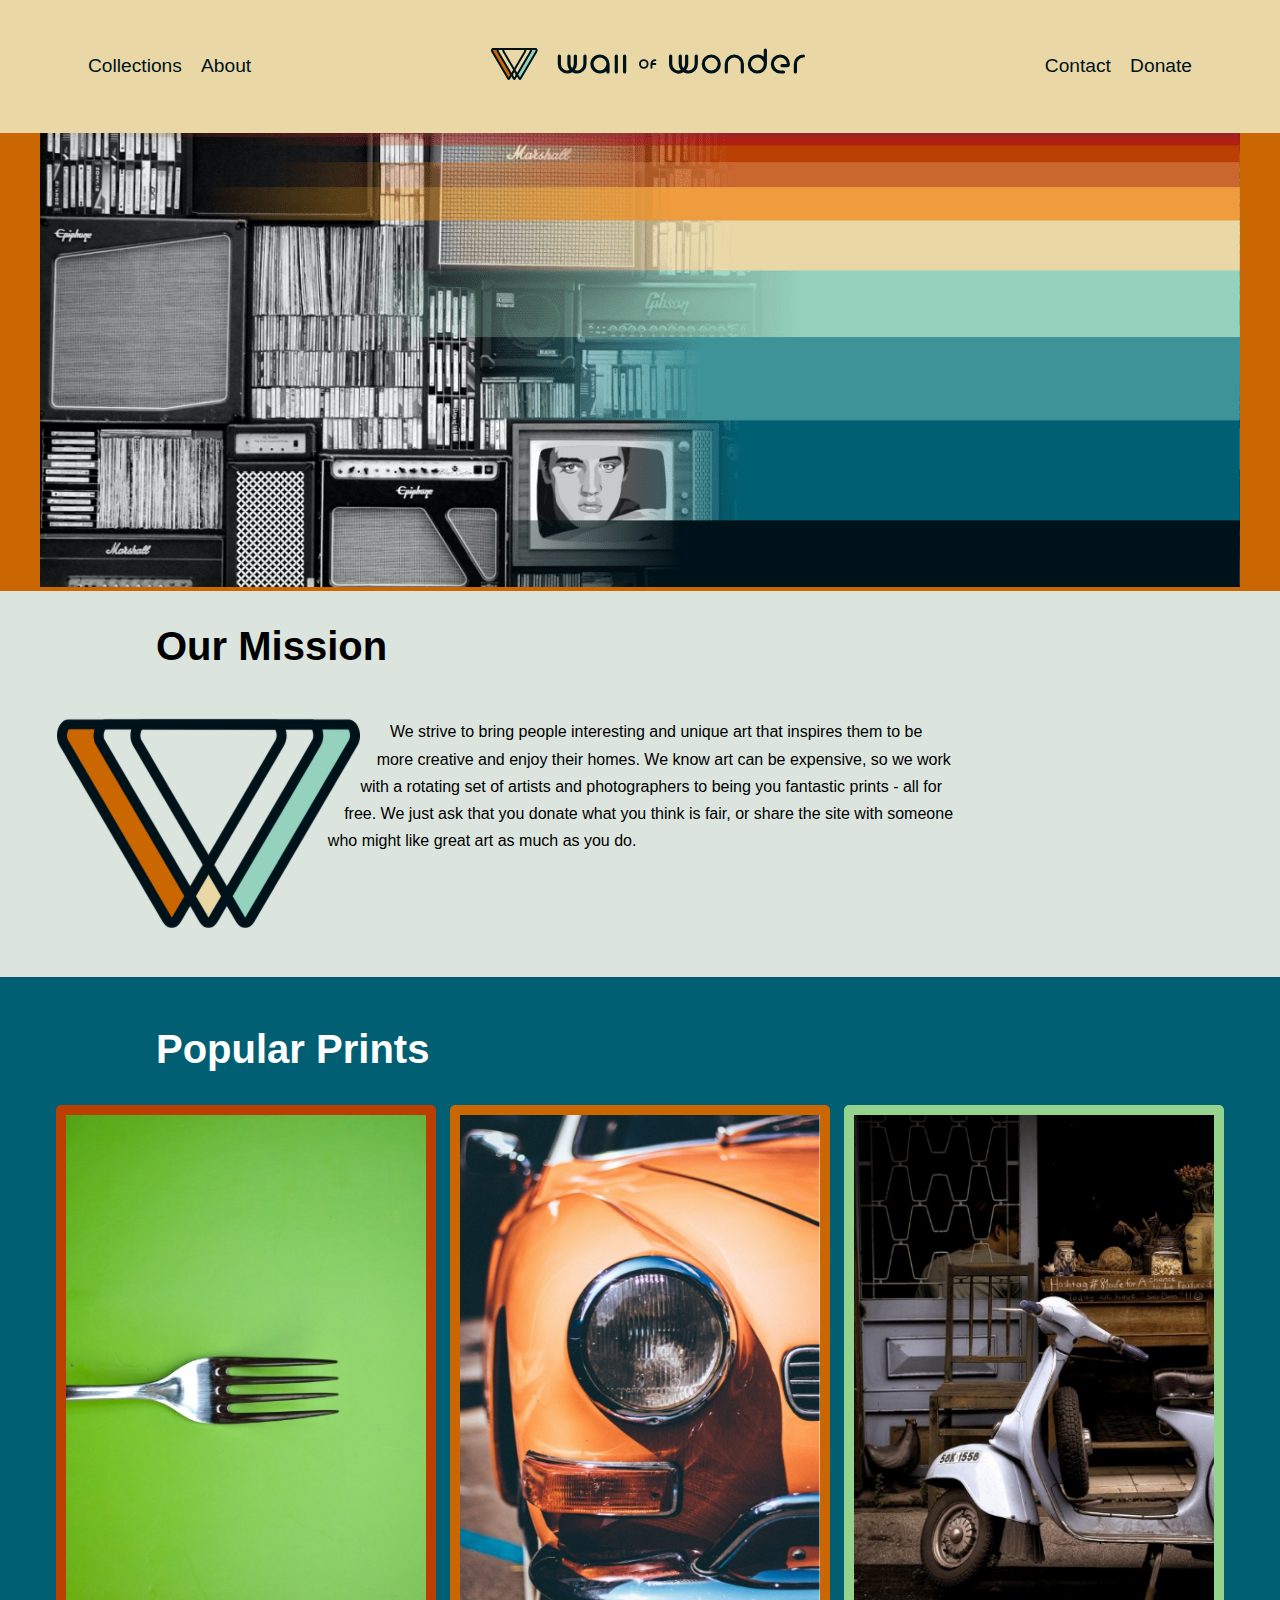
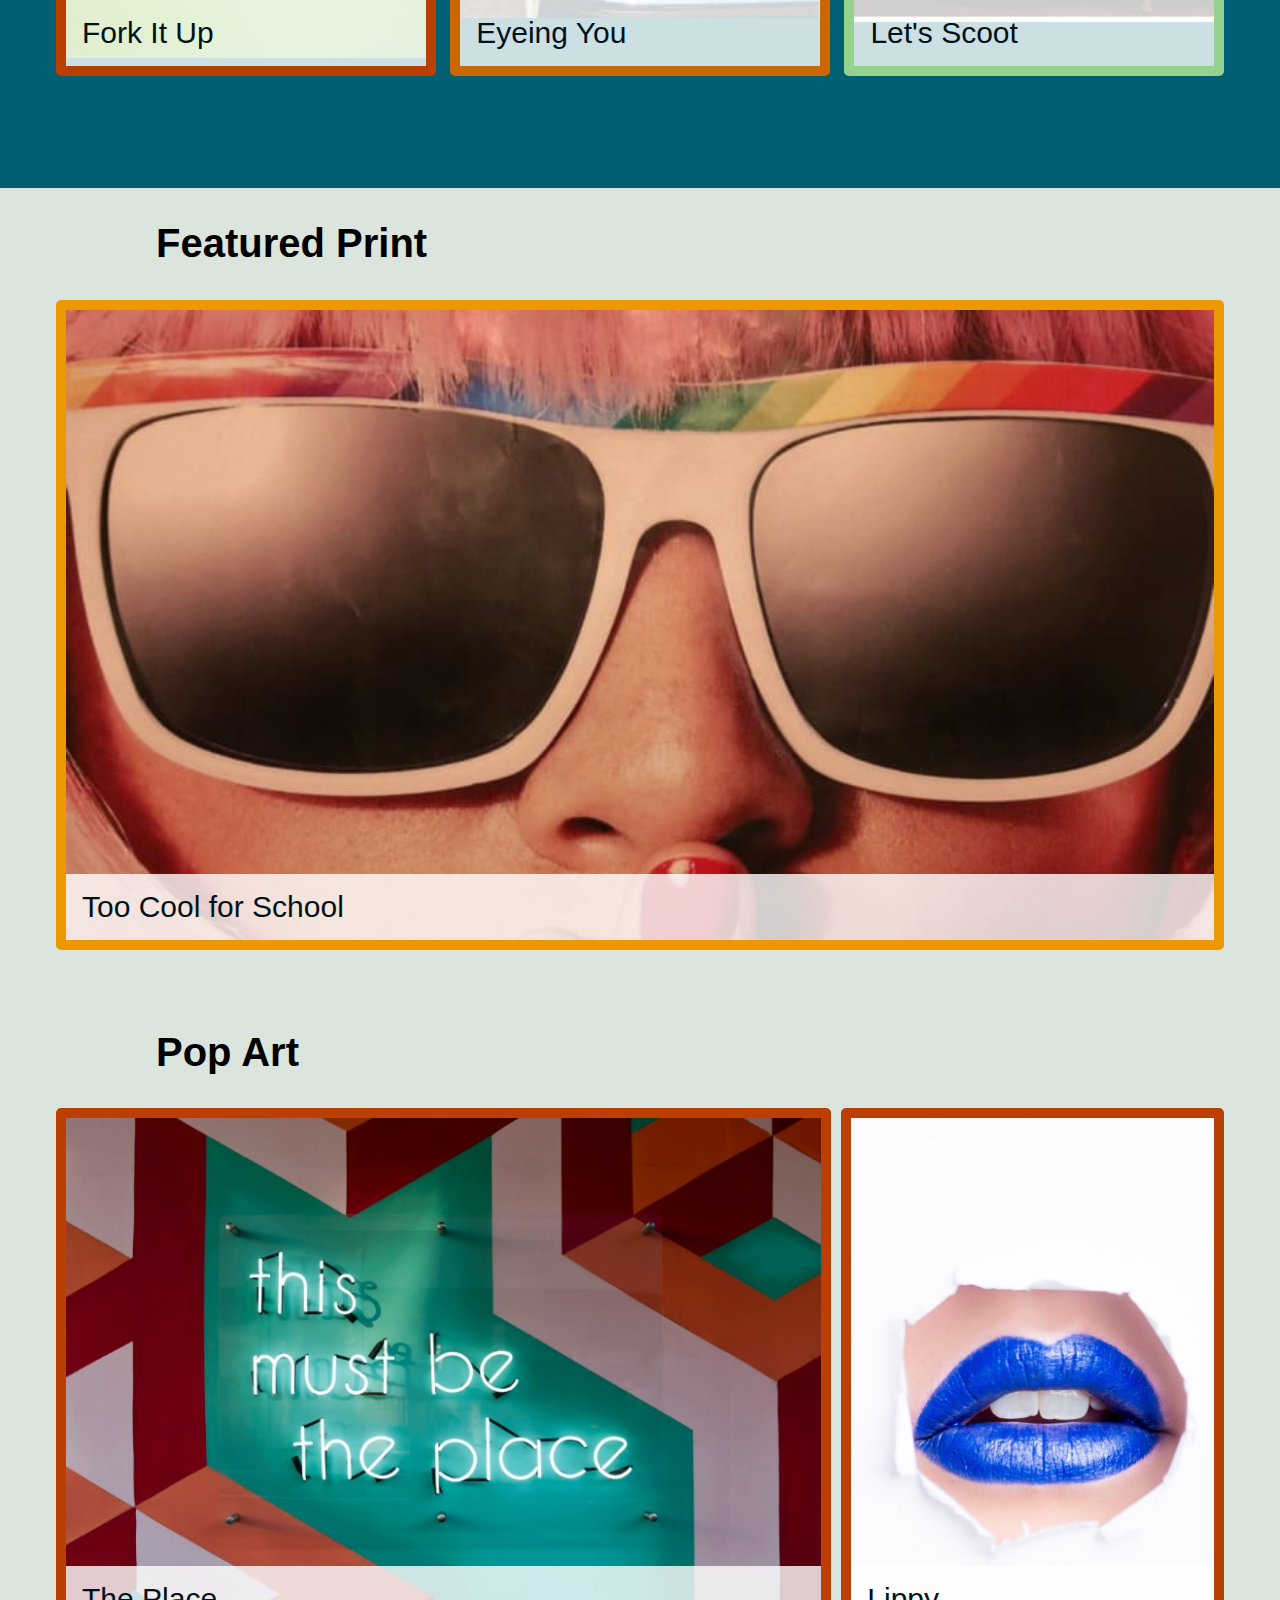
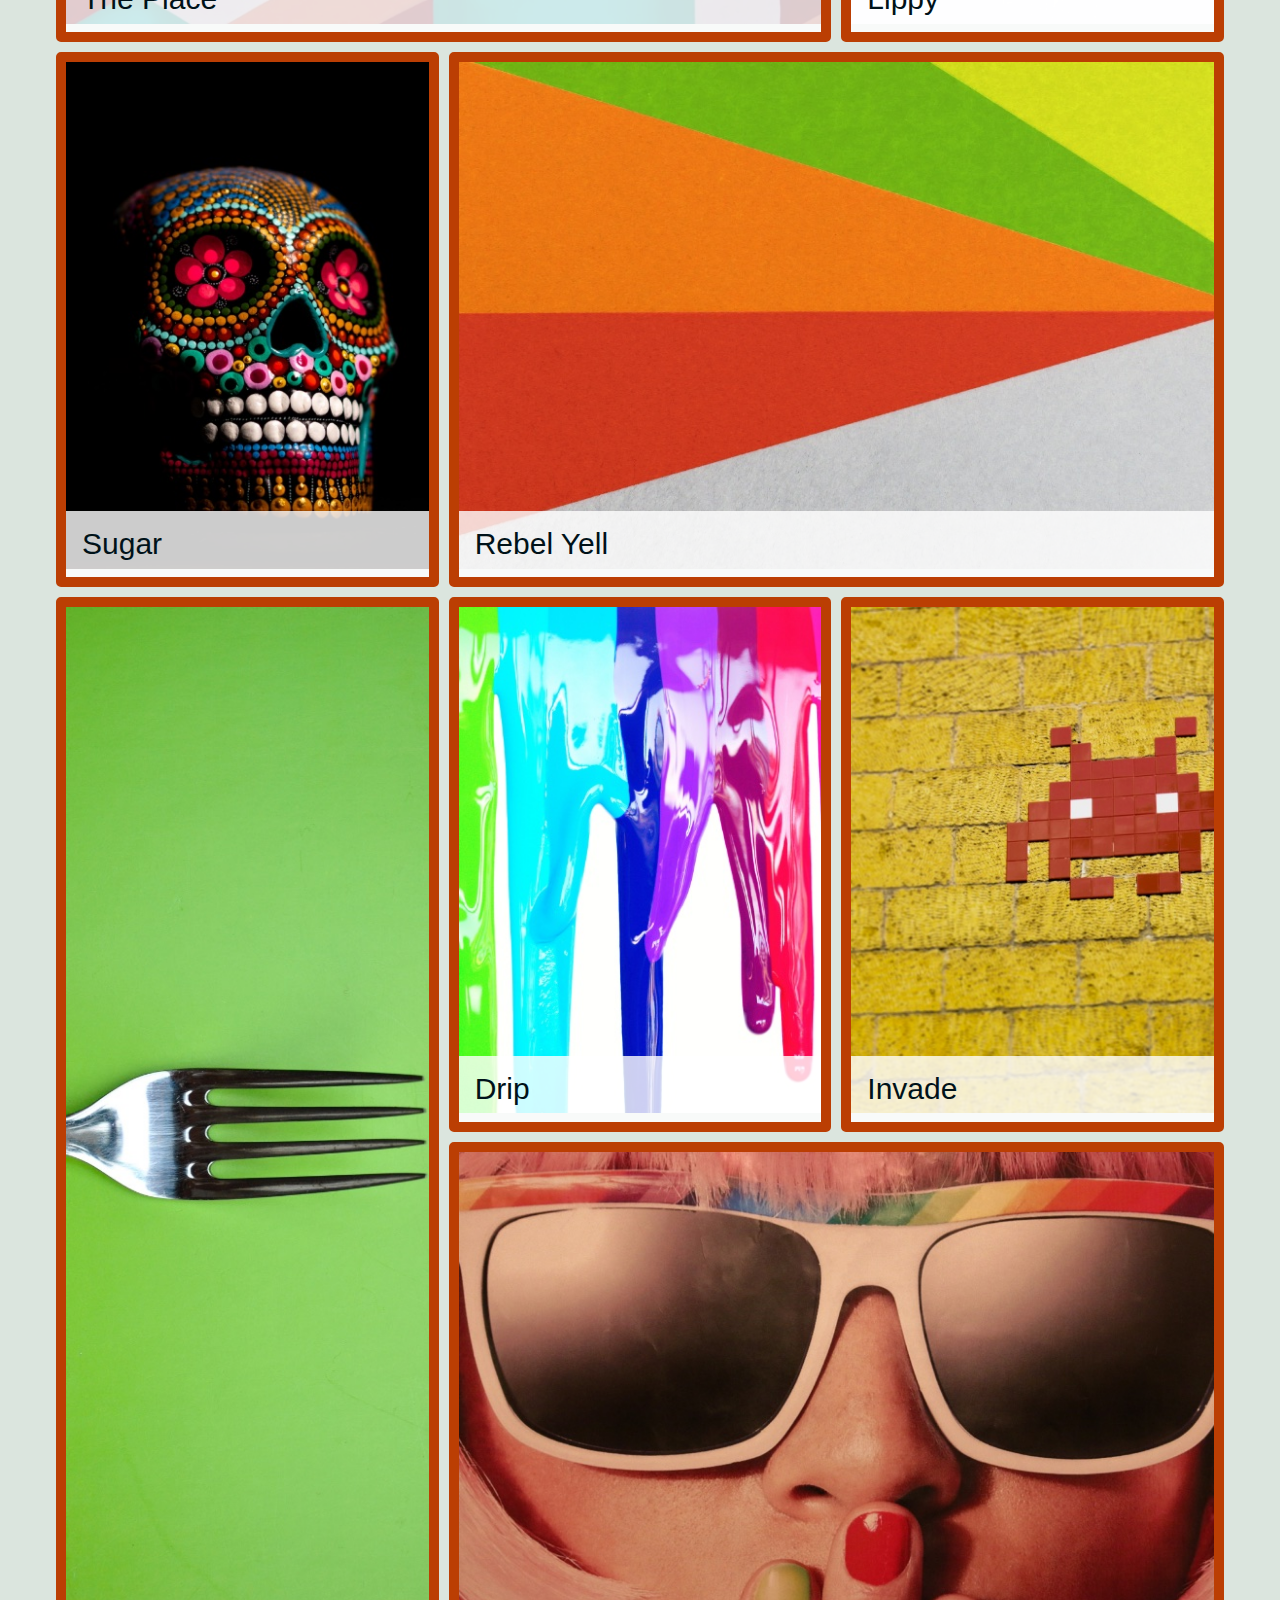
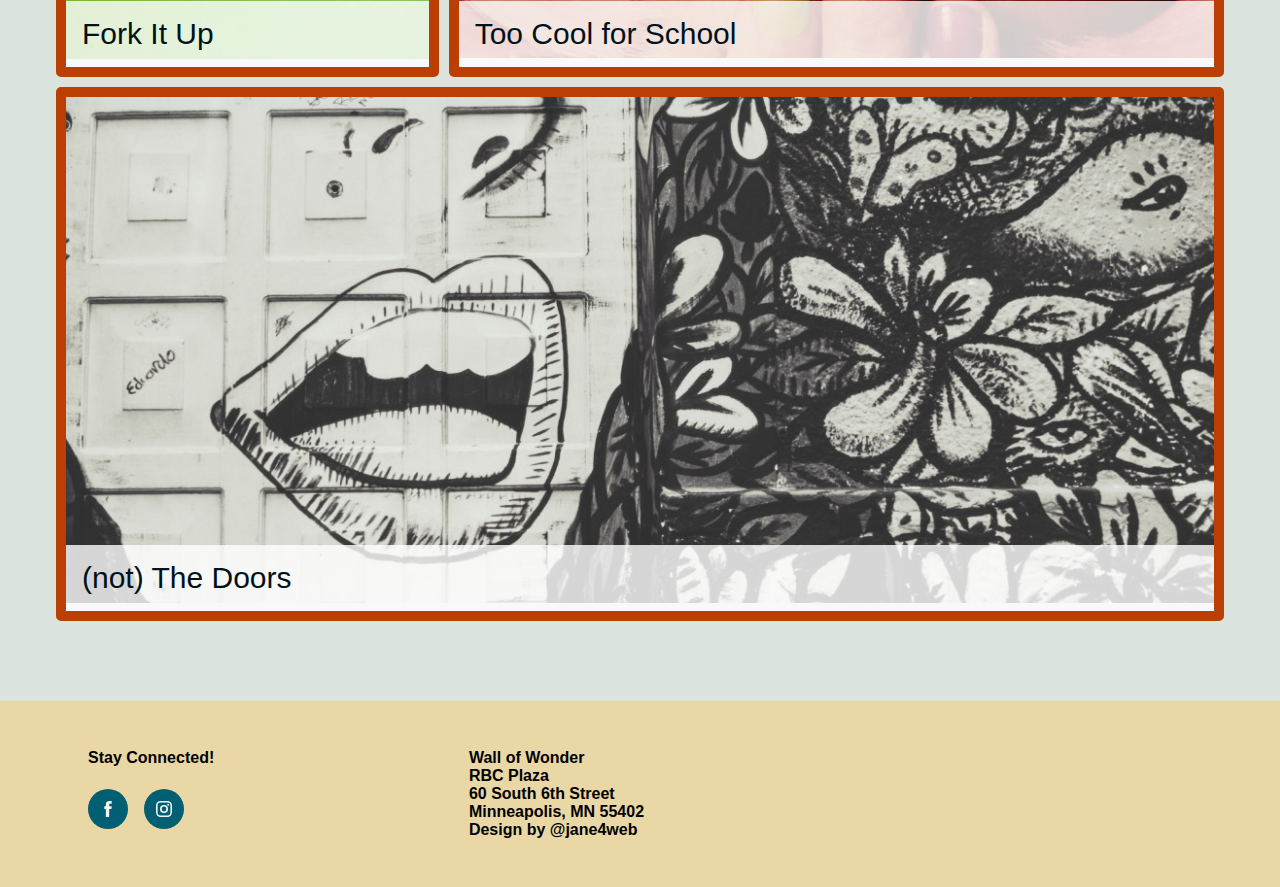
<file: index.html>
<!DOCTYPE html>
<html lang="en">
  <head>
    <meta charset="UTF-8" />
    <meta
      name="viewport"
      content="width=device-width, user-scalable=no, initial-scale=1.0, maximum-scale=1.0, minimum-scale=1.0"
    />
    <meta http-equiv="X-UA-Compatible" content="ie=edge" />
    <link rel="stylesheet" href="style.css" />
    <title>Document</title>
  </head>
  <body>
  <div class="header">
      <header>
          <nav>
              <ul>
                  <li>
                      <a href="#"><img src="img/header-logo.svg" alt="Wall of Wonder. Click for home." /></a>
                  </li>
                  <li><a href="#">Collections</a></li>
                  <li><a href="#">About</a></li>
                  <li><a href="#">Contact</a></li>
                  <li><a href="#">Donate</a></li>
              </ul>
          </nav>
      </header>
  </div>
  <section id="hero">
      <picture>
          <source srcset="img/hero/hero_1200.png" media="(min-width: 839px)" />
          <source srcset="img/hero/hero_842.png" media="(min-width: 301px)" />
          <img src="img/hero/hero_300.png" alt="Rainbow hero image banner." />
      </picture>
  </section>
  <section id="mission">
      <h2>Our Mission</h2>
      <div class="missiontext">
          <p>
              <img src="img/logo2.png" alt="Logo for Wall of Wonder." class="missionimg" /> We strive to bring people interesting and unique art that inspires them to be more creative and enjoy their homes. We know art can be expensive, so we work with
              a rotating set of artists and photographers to being you fantastic prints - all for free. We just ask that you donate what you think is fair, or share the site with someone who might like great art as much as you do.
          </p>
      </div>
  </section>
  <div class="stripe">
      <section id="popular">
          <h2>Popular Prints</h2>
          <ul>
              <li>
                  <figure class="color8">
                      <img src="img/fork-it-up.jpg" alt="Fork on green background" />
                      <figcaption><a href="#">Fork It Up</a></figcaption>
                  </figure>
              </li>
              <li>
                  <figure class="color7">
                      <img src="img/eyeing-you.jpg" alt="Viewing part of an orange car with an oversized headlight." />
                      <figcaption><a href="#">Eyeing You</a></figcaption>
                  </figure>
              </li>
              <li>
                  <figure class="color4">
                      <img src="img/lets-scoot.jpg" alt="Vespa scooter parked on a street." />
                      <figcaption><a href="#">Let's Scoot</a></figcaption>
                  </figure>
              </li>
          </ul>
      </section>
  </div>
  <section id="featured">
      <h2>Featured Print</h2>

      <figure class="color6">
          <img sizes="(min-width: 300px) 33.3vw, 100vw" srcset="
            img/too-cool/too-cool_medium.jpg   740w,
            img/too-cool/too-cool_large.jpg 1200w
          " src="img/too-cool/too-cool_small.jpg" alt="Closeup of woman in sunglasses showing eyes, nose, and fingers over mouth." />

          <figcaption><a href="#">Too Cool for School</a></figcaption>
      </figure>
  </section>





    <section id="popart">
      <h2>Pop Art</h2>
      <ul>
        <li class="colspan2">
          <figure >
            <img src="img/1-place.jpg" alt="Pop Art: This must be the place" />
            <figcaption><a href="#">The Place</a></figcaption>
          </figure>
        </li>
        <li>
          <figure>
            <img
              src="img/2-lippy.jpg"
              alt="A face showing a nose and blue lips on a white background."
            />
            <figcaption><a href="#">Lippy</a></figcaption>
          </figure>
        </li>
        <li>
          <figure>
            <img src="img/3-skull.jpg" alt="Mexican Sugar skull." />
            <figcaption><a href="#">Sugar</a></figcaption>
          </figure>
        </li>
        <li class="colspan2">
          <figure >
            <img
              src="img/4-yell.jpg"
              alt="Red, orange, green, and yellow wedges converging on a point."
            />
            <figcaption><a href="#">Rebel Yell</a></figcaption>
          </figure>
        </li>
        <li class="rowspan2">
          <figure >
            <img src="img/5-fork.jpg" alt="Fork on a green background." />
            <figcaption><a href="#">Fork It Up</a></figcaption>
          </figure>
        </li>
        <li>
          <figure>
            <img
              src="img/6-drip.jpg"
              alt="Rainbow paint colors dripping down a wall."
            />
            <figcaption><a href="#">Drip</a></figcaption>
          </figure>
        </li>
        <li>
          <figure>
            <img
              src="img/7-invade.jpg"
              alt="Orange space invader on a yellow wall."
            />
            <figcaption><a href="#">Invade</a></figcaption>
          </figure>
        </li>
        <li class="colspan2">
          <figure >
            <img src="img/8-school.jpg" alt="Woman in sunglasses close up." />
            <figcaption><a href="#">Too Cool for School</a></figcaption>
          </figure>
        </li>
        <li class="colspan3">
          <figure >
            <img
              src="img/9-doors.jpg"
              alt="Garage door painted to look like a Doors album cover."
            />
            <figcaption><a href="#">(not) The Doors</a></figcaption>
          </figure>
        </li>
      </ul>
    </section>

  <div class="footer">
      <footer>
          <div class="social">
              <h4>Stay Connected!</h4>
              <ul>
                  <li>
                      <a href="https://www.facebook.com" target="_blank"><img src="img/facebook-icon.svg" alt="Visit us at Facebook." /></a>
                  </li>
                  <li>
                      <a href="https://www.instagram.com" target="_blank"><img src="img/instagram-icon.svg" alt="Visit us on Instagram." /></a>
                  </li>
              </ul>
          </div>
          <address>
              Wall of Wonder <br />
              RBC Plaza<br />
              60 South 6th Street<br />
              Minneapolis, MN 55402<br />
              Design by @jane4web
          </address>
      </footer>
  </div>

  </body>
</html>
</file>
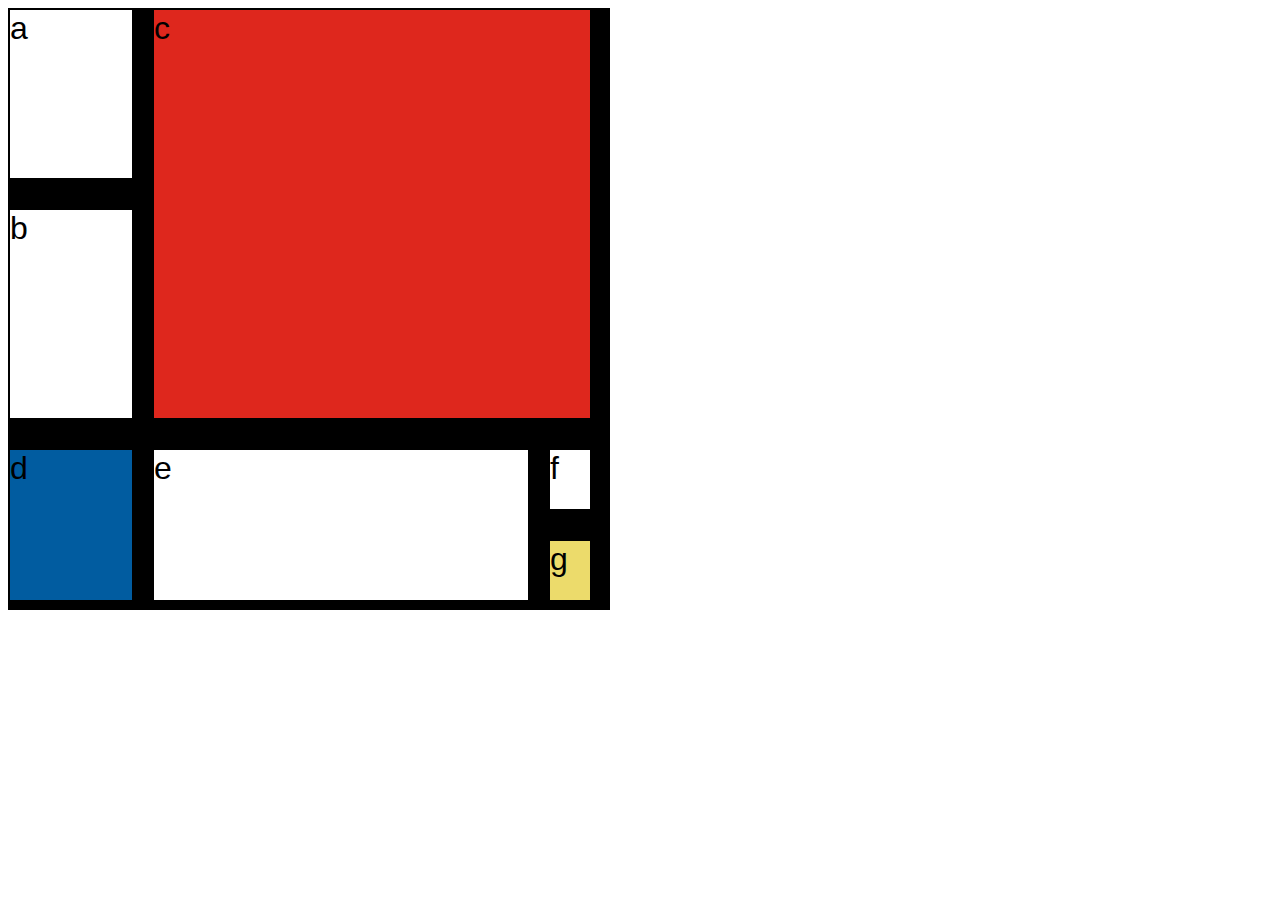
<file: exercise1.html>
<!DOCTYPE html>
<html lang="en">
  <head>
    <meta charset="UTF-8" />
    <meta
      name="viewport"
      content="width=device-width, user-scalable=no, initial-scale=1.0, maximum-scale=1.0, minimum-scale=1.0"
    />
    <meta http-equiv="X-UA-Compatible" content="ie=edge" />
    <link rel="stylesheet" href="exercise1.css" />
    <title>Document</title>
  </head>
  <body>
    <div class="wrapper">
      <div class="a">a</div>
      <div class="b">b</div>
      <div class="c">c</div>
      <div class="d">d</div>
      <div class="e">e</div>
      <div class="f">f</div>
      <div class="g">g</div>
    </div>
  </body>
</html>
</file>
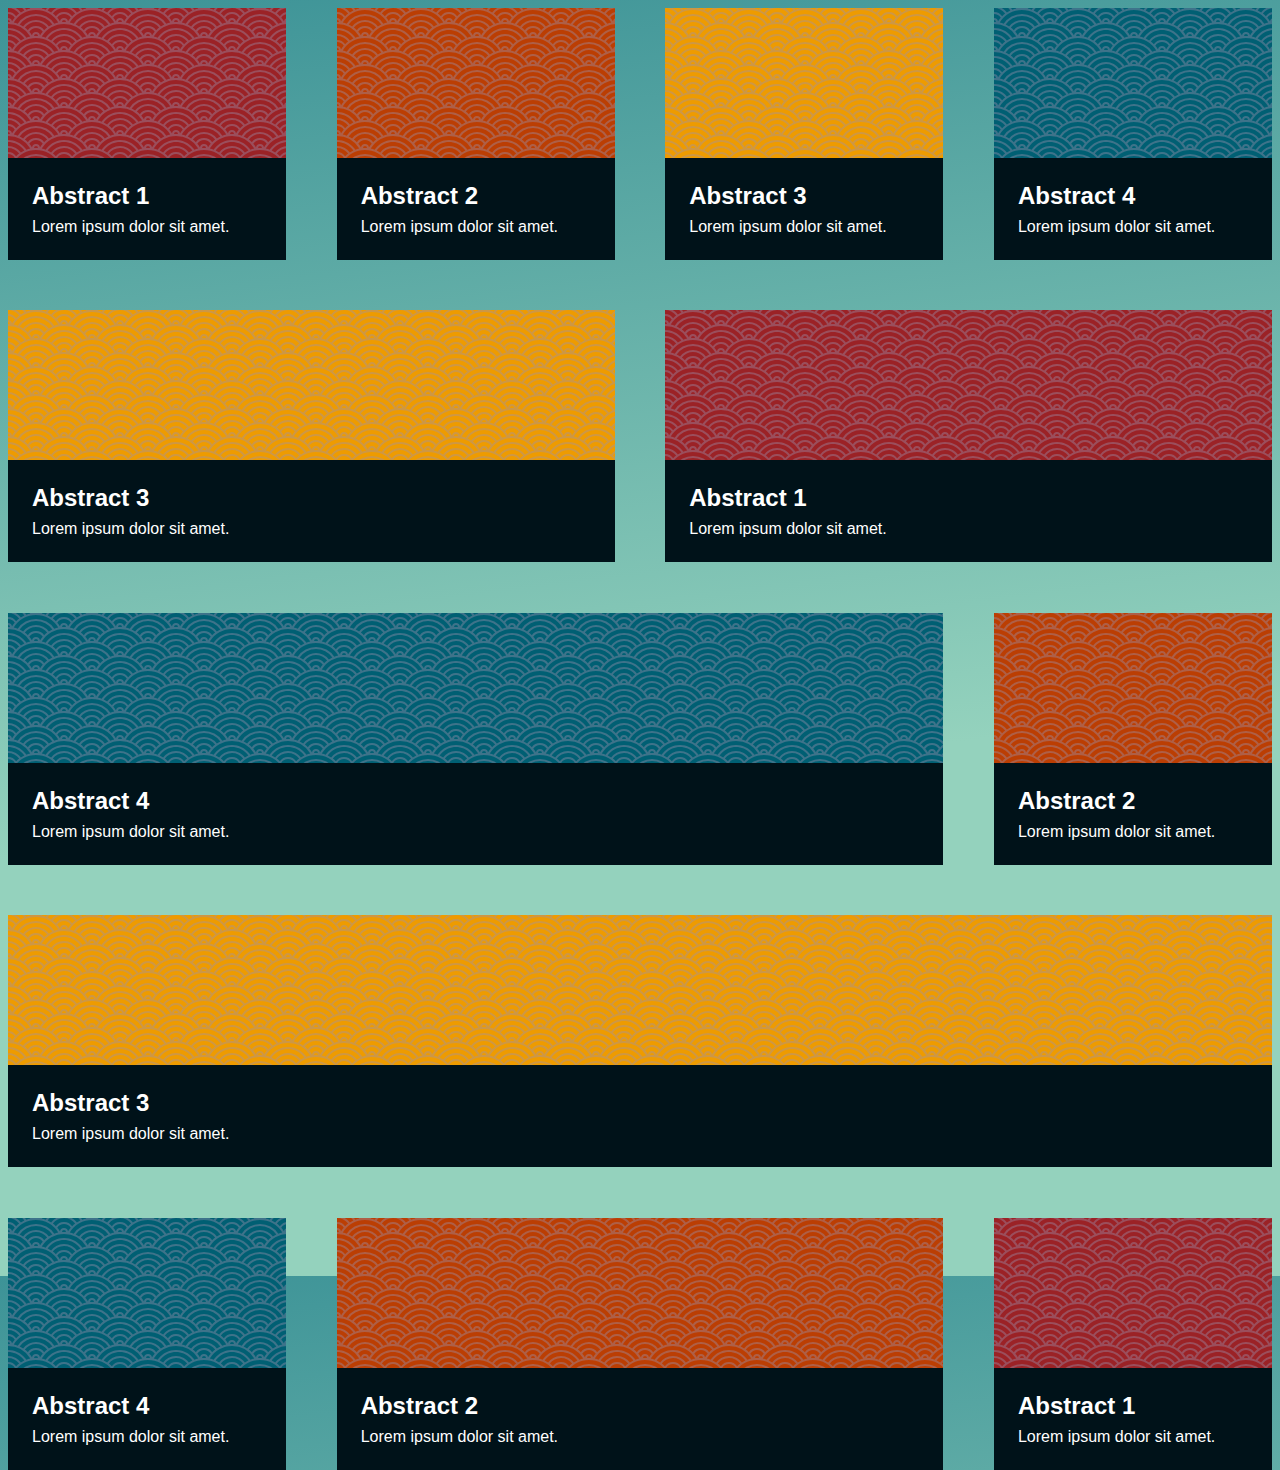
<file: exercise2.html>
<!DOCTYPE html>
<html lang="en">
  <head>
    <meta charset="UTF-8" />
    <meta
      name="viewport"
      content="width=device-width, user-scalable=no, initial-scale=1.0, maximum-scale=1.0, minimum-scale=1.0"
    />
    <meta http-equiv="X-UA-Compatible" content="ie=edge" />
    <link rel="stylesheet" href="exercise2.css" />
    <title>Document</title>
  </head>
  <body>
    <div class="wrapper">
      <!-- Row 1: One box per column -->
      <figure>
        <div class="one"></div>
        <figcaption>
          <h2>Abstract 1</h2>
          <p>Lorem ipsum dolor sit amet.</p>
        </figcaption>
      </figure>
      <figure>
        <div class="two"></div>
        <figcaption>
          <h2>Abstract 2</h2>
          <p>Lorem ipsum dolor sit amet.</p>
        </figcaption>
      </figure>
      <figure>
        <div class="three"></div>
        <figcaption>
          <h2>Abstract 3</h2>
          <p>Lorem ipsum dolor sit amet.</p>
        </figcaption>
      </figure>
      <figure>
        <div class="four"></div>
        <figcaption>
          <h2>Abstract 4</h2>
          <p>Lorem ipsum dolor sit amet.</p>
        </figcaption>
      </figure>

      <!-- Row 2: 2 boxes, each spanning 2 columns -->
      <figure class="span2">
        <div class="three"></div>

        <figcaption>
          <h2>Abstract 3</h2>
          <p>Lorem ipsum dolor sit amet.</p>
        </figcaption>
      </figure>
      <figure class="span2">
        <div class="one"></div>
        <figcaption>
          <h2>Abstract 1</h2>
          <p>Lorem ipsum dolor sit amet.</p>
        </figcaption>
      </figure>

      <!-- Row 3: One box spans 3 columns, one box spans 1 column -->
      <figure class="span3">
        <div class="four"></div>
        <figcaption>
          <h2>Abstract 4</h2>
          <p>Lorem ipsum dolor sit amet.</p>
        </figcaption>
      </figure>
      <figure class="span1-lg">
        <div class="two"></div>
        <figcaption>
          <h2>Abstract 2</h2>
          <p>Lorem ipsum dolor sit amet.</p>
        </figcaption>
      </figure>

      <!-- Row 4: One box spans 4 columns -->
      <figure class="span4">
        <div class="three"></div>
        <figcaption>
          <h2>Abstract 3</h2>
          <p>Lorem ipsum dolor sit amet.</p>
        </figcaption>
      </figure>

      <!-- Row 5: 3 boxes, 1-2-1 distribution -->
      <figure class="span2-md order2">
        <div class="four"></div>
        <figcaption>
          <h2>Abstract 4</h2>
          <p>Lorem ipsum dolor sit amet.</p>
        </figcaption>
      </figure >
      <figure class="span4-md order1">
        <div class="two"></div>
        <figcaption>
          <h2>Abstract 2</h2>
          <p>Lorem ipsum dolor sit amet.</p>
        </figcaption>
      </figure>
      <figure class="span2-md order2">
        <div class="one"></div>
        <figcaption>
          <h2>Abstract 1</h2>
          <p>Lorem ipsum dolor sit amet.</p>
        </figcaption>
      </figure>
    </div>
  </body>
</html>
</file>
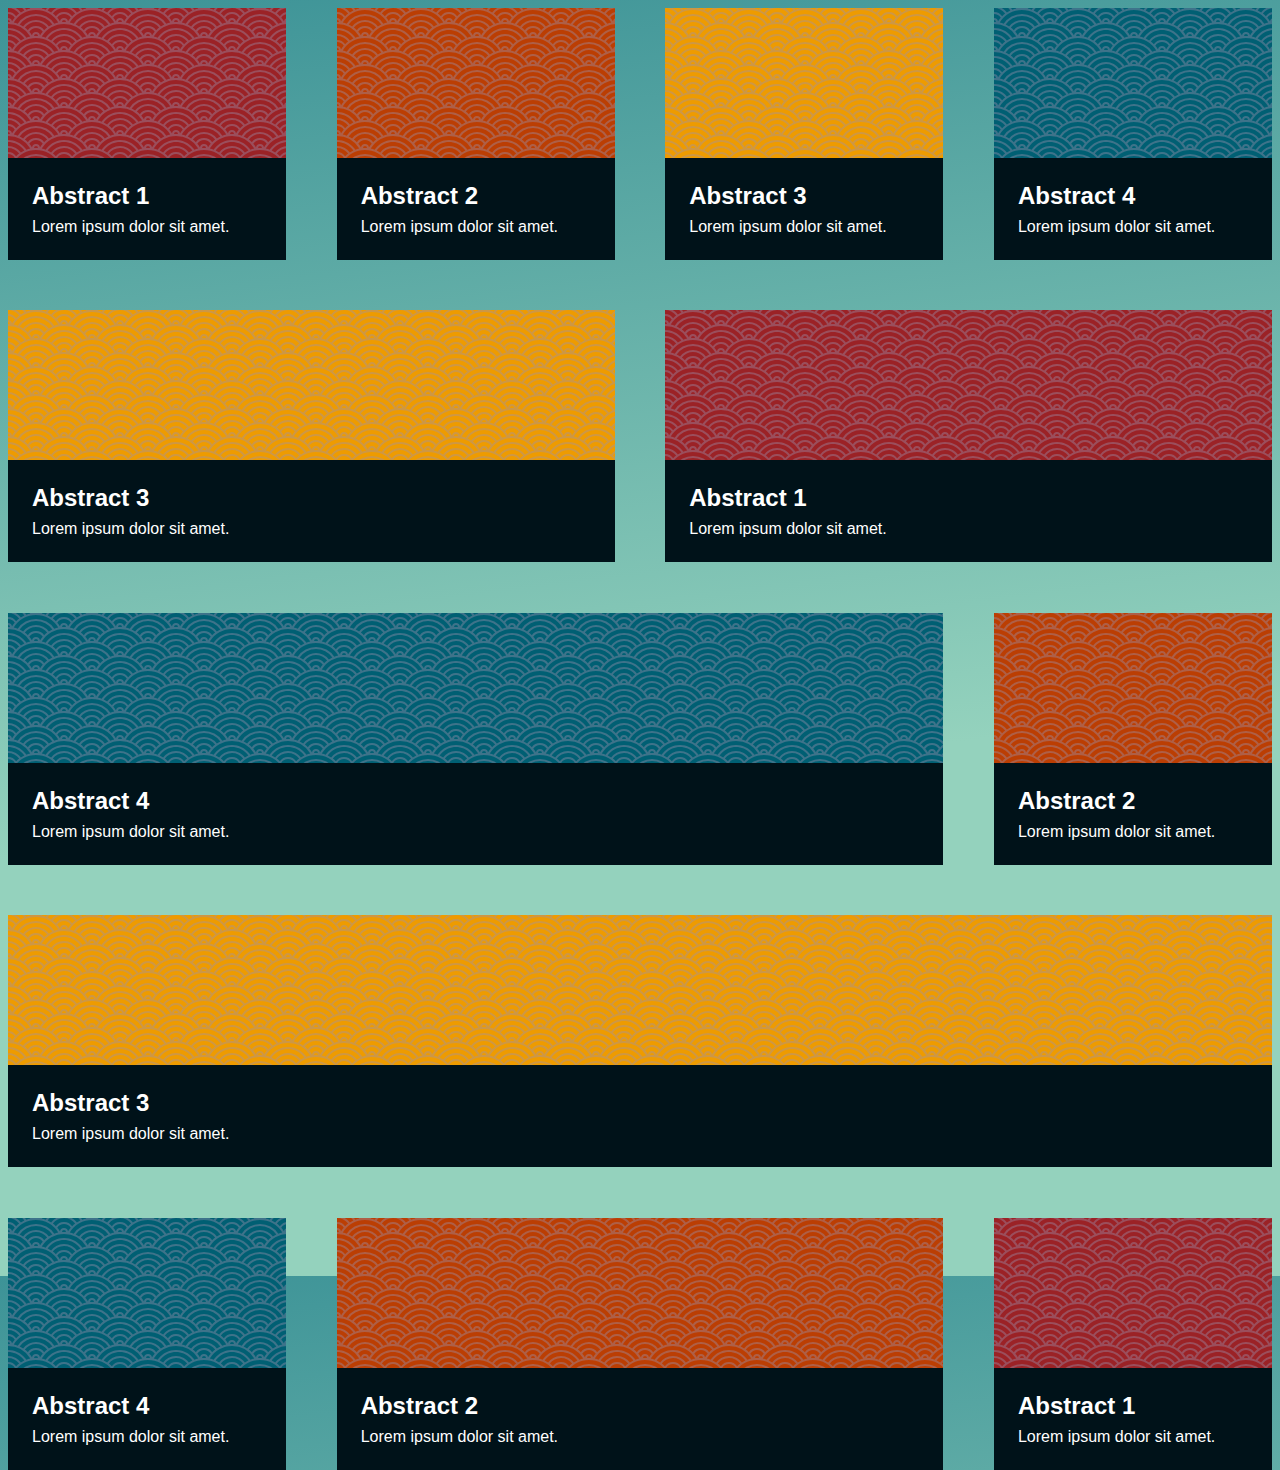
<file: exercise_layout.html>
<!DOCTYPE html>
<html lang="en">
  <head>
    <meta charset="UTF-8" />
    <meta
      name="viewport"
      content="width=device-width, user-scalable=no, initial-scale=1.0, maximum-scale=1.0, minimum-scale=1.0"
    />
    <meta http-equiv="X-UA-Compatible" content="ie=edge" />
    <link rel="stylesheet" href="exercise_layout.css" />
    <title>Document</title>
  </head>
  <body>
    <div class="wrapper">
      <!-- Row 1: One box per column -->
      <figure>
        <div class="one"></div>
        <figcaption>
          <h2>Abstract 1</h2>
          <p>Lorem ipsum dolor sit amet.</p>
        </figcaption>
      </figure>
      <figure>
        <div class="two"></div>
        <figcaption>
          <h2>Abstract 2</h2>
          <p>Lorem ipsum dolor sit amet.</p>
        </figcaption>
      </figure>
      <figure>
        <div class="three"></div>
        <figcaption>
          <h2>Abstract 3</h2>
          <p>Lorem ipsum dolor sit amet.</p>
        </figcaption>
      </figure>
      <figure>
        <div class="four"></div>
        <figcaption>
          <h2>Abstract 4</h2>
          <p>Lorem ipsum dolor sit amet.</p>
        </figcaption>
      </figure>

      <!-- Row 2: 2 boxes, each spanning 2 columns -->
      <figure class="span2">
        <div class="three"></div>

        <figcaption>
          <h2>Abstract 3</h2>
          <p>Lorem ipsum dolor sit amet.</p>
        </figcaption>
      </figure>
      <figure class="span2">
        <div class="one"></div>
        <figcaption>
          <h2>Abstract 1</h2>
          <p>Lorem ipsum dolor sit amet.</p>
        </figcaption>
      </figure>

      <!-- Row 3: One box spans 3 columns, one box spans 1 column -->
      <figure class="span3">
        <div class="four"></div>
        <figcaption>
          <h2>Abstract 4</h2>
          <p>Lorem ipsum dolor sit amet.</p>
        </figcaption>
      </figure>
      <figure class="span1-lg">
        <div class="two"></div>
        <figcaption>
          <h2>Abstract 2</h2>
          <p>Lorem ipsum dolor sit amet.</p>
        </figcaption>
      </figure>

      <!-- Row 4: One box spans 4 columns -->
      <figure class="span4">
        <div class="three"></div>
        <figcaption>
          <h2>Abstract 3</h2>
          <p>Lorem ipsum dolor sit amet.</p>
        </figcaption>
      </figure>

      <!-- Row 5: 3 boxes, 1-2-1 distribution -->
      <figure class="span2-md order2">
        <div class="four"></div>
        <figcaption>
          <h2>Abstract 4</h2>
          <p>Lorem ipsum dolor sit amet.</p>
        </figcaption>
      </figure >
      <figure class="span4-md order1">
        <div class="two"></div>
        <figcaption>
          <h2>Abstract 2</h2>
          <p>Lorem ipsum dolor sit amet.</p>
        </figcaption>
      </figure>
      <figure class="span2-md order2">
        <div class="one"></div>
        <figcaption>
          <h2>Abstract 1</h2>
          <p>Lorem ipsum dolor sit amet.</p>
        </figcaption>
      </figure>
    </div>
  </body>
</html>
</file>
<file: style.css>
/* colors - see style guide for docs.
Clearly there is more you could place in variables, up to you if you want to use them. My answer does not go beyond colors to keep the code easier to read. */

:root {
    --color1: #001219;
    --color2: #005f73;
    --color3: #3d9397;
    --color4: #94d28d;
    --color5: #e9d8a6;
    --color6: #ee9800;
    --color7: #ca6702;
    --color8: #bb3e03;
    --color9: #ae2012;
    --color10: #9b2226;
}


/* generic site styles */

html {
    box-sizing: border-box;
}

*,
*::before,
*::after {
    box-sizing: inherit;
}

body {
    font-family: 'Segoe UI', Tahoma, Geneva, Verdana, sans-serif;
    background-color: #DBE5DE;
    padding: 0;
    margin: 0;
}

section {
    max-width: 1200px;
    margin: 0 auto 5rem auto;
    padding: 0 1rem;
}

section h2 {
    font-size: 2.5rem;
}

section ul {
    list-style-type: none;
    padding: 0;
    margin: 0;
}


/* header and nav styles */


/* stretches completely across the page with the color */

.header {
    background-color: var(--color5);
}


/* width limited and centered to line up with the rest of the page */

header {
    padding: 1rem;
    max-width: 1200px;
    margin: 0 auto;
}


/* navigation styling - universal across breakpoints */

nav ul {
    list-style-type: none;
    padding: 0;
    margin: 0;
}


/* I cover CSS-only hamburger buttons in my Advanced CSS Layouts course.

Here, because the nav is short, let's try a 4 button layout at the top of the screen.
*/

nav ul {
    display: flex;
    flex-flow: row wrap;
    justify-content: space-around;
    align-items: center;
}

nav li {
    flex-basis: 48%;
    margin-bottom: 0.5rem;
}

nav li:first-child {
    flex-basis: 100%;
    text-align: center;
}

nav li:first-child a {
    background-color: transparent;
}

nav a {
    text-decoration: none;
    font-size: 1.2rem;
    color: white;
    display: block;
    padding: 0.5rem;
    text-align: center;
    background-color: var(--color10);
    border-radius: 5px;
}

nav a:hover {
    background-color: var(--color1);
    color: var(--color5);
}


/* hero styles */

#hero {
    background-color: var(--color7);
    text-align: center;
    max-width: 100%;
    padding: 0;
    margin: 0;
}

#hero img {
    max-width: 100%;
    max-height: 454px;
}


/* To keep mobile screens from being stupid long, consider setting a max height on the images and hide the overflow.

Spelled out the individual border styles so border-color could go elsewhere. Styling is the same for all borders except the color. */

figure {
    margin: 0 0 0.5rem 0;
    padding: 0;
    height: 100%;
    max-height: 400px;
    overflow: hidden;
    position: relative;
    border-width: 10px;
    border-style: solid;
    border-radius: 5px;
}

#popart figure {
    border-color: var(--color8);
}


/* strange open space at the bottom of the box which shows through the transparent overlay - this kills it */

figure img {
    margin-bottom: -4px;
    width: 100%;
    object-fit: cover;
    object-position: 0 -150px;
}

#popart figure img {
    object-position: 0;
    object-fit: cover;
}

figcaption {
    background-color: rgba(255, 255, 255, 0.8);
    font-size: 1.875rem;
    position: absolute;
    bottom: 0;
    width: 100%;
    margin: 0;
    padding: 0;
}


/* make the a have a big clickable area with display: block - the link occupies its containing element, the figcaption */

figcaption a {
    display: block;
    padding: 1rem;
    text-decoration: none;
    color: var(--color1);
}


/* green stripe for popular images */

.stripe {
    background-color: var(--color2);
    color: white;
    padding: 1rem 0 2rem 0;
}


/* featured image styles */

#featured figure {
    max-height: 650px;
}

#featured img {
    object-position: 0;
}


/* style is doing double duty, styling border color and hover color. Only one declaration usually applies though.  */

.color2,
.color2 a:hover {
    border-color: var(--color2);
    color: var(--color2);
}

.color3,
.color3 a:hover {
    border-color: var(--color3);
    color: var(--color3);
}

.color4,
.color4 a:hover {
    border-color: var(--color4);
    color: var(--color4);
}

.color6,
.color6 a:hover {
    border-color: var(--color6);
    color: var(--color6);
}

.color7,
.color7 a:hover {
    border-color: var(--color7);
    color: var(--color7);
}

.color8,
.color8 a:hover {
    border-color: var(--color8);
    color: var(--color8);
}


/* mission styles */

#mission {
    margin-bottom: 3rem;
}

.missiontext {
    display: block;
    line-height: 1.7;
}

.missionimg {
    max-height: 100px;
    display: block;
}


/* footer styles */


/* color stretches to 100% of the page width */

.footer {
    background-color: var(--color5);
}


/* width limited and centered to line up with the rest of the page */

footer {
    padding: 3rem;
    display: flex;
    flex-flow: column wrap;
    max-width: 1200px;
    margin: 0 auto;
}


/* h4 top margin comes from the browser - it prevents the top of the .social element and the address from aligning */

footer h4 {
    margin-top: 0;
}

footer ul {
    list-style-type: none;
    padding: 0;
    margin: 0;
    display: flex;
    flex-flow: row wrap;
}


/* we want a constant distance between the buttons so they remain clickable at all times. flex-basis doesn't do that - sometimes the buttons are too close together. */

footer li {
    margin-right: 1rem;
}

footer address {
    font-style: normal;
    margin-top: 2rem;
    font-weight: bold;
}


/* turn on flexbox here - prior to this, elements stacked individually as blocks */

@media (min-width: 550px) {
    section ul,
    footer {
        display: flex;
        flex-flow: row wrap;
        justify-content: space-between;
    }
    section li,
    .social,
    address {
        flex-basis: 49.5%;
    }
    #popular li:last-child {
        flex-basis: 100%;
    }
    #popular li:last-child figure {
        max-height: 400px;
    }
    #popular li:last-child figure img {
        object-position: 0 -350px;
    }
    figure {
        max-height: 100%;
    }
    /* turn off object position, inherit object-fit: cover */
    figure img {
        object-position: 0;
    }
    /* display: flow-root clears the float!!!! max-width keeps the text line length shorter */
    .missiontext {
        display: flow-root;
        max-width: 900px;
    }
    /* working with an image with a wide width so we have flexibility to set the shape-outside polygon points where we want. The edges of the image limit their placement. In Firefox, you can draw with shape-outside in browser tools */
    .missionimg {
        float: left;
        shape-outside: polygon(35.84% 94.87%, 34.64% 87.05%, 51.64% 4.06%, 55.1% 2.38%);
        max-height: 211px;
    }
    /* remove the top margin assigned above that provided space between .social and address */
    footer address {
        margin-top: 0;
    }
    /* header/nav layout */
    header {
        padding: 3rem;
    }
    /* navigation: logo on the top line, the rest of the navigation on the second line */
    nav ul {
        justify-content: center;
        gap: 1.2em;
    }
    nav li {
        flex-basis: auto;
        margin-bottom: 0;
    }
    nav a {
        color: var(--color1);
        background-color: transparent;
        padding: 0;
    }
    nav a:hover {
        color: var(--color2);
        background-color: transparent;
    }
    /* popart grid layout */
    #popart ul {
        display: grid;
        grid-template-columns: repeat(3, 1fr);
        gap: 10px;
    }
    .colspan2 {
        grid-column: span 2;
    }
    .colspan3 {
        grid-column: span 3;
    }
    .rowspan2 {
        grid-row: span 2;
    }
    .rowspan2 figure {
        max-height: unset;
    }
    /* for some reason, the figures don't always fill their LI container. This keeps them evenly sized */
    figure {
        height: 100%;
    }
}

@media (min-width: 800px) {
    section h2 {
        margin-left: 100px;
    }

    section li,
    .social,
    #popular li:last-child {
        flex-basis: 32.5%;
    }

    #popular li:last-child figure img {
        object-position: 0;
    }

    #popular li:last-child figure {
        max-height: 100%;
    }

    address {
        flex-basis: 65.5%;
    }

    /* navigation - logo in the center */
    nav ul {
        justify-content: flex-end;
    }

    nav li:first-child {
        flex-basis: auto;
        margin: 0 auto;
        order: 2;
    }

    nav li:nth-child(2),
    nav li:nth-child(3) {
        order: 1;
    }

    nav li:nth-child(4),
    nav li:nth-child(5) {
        order: 3;
    }
}
</file>
<file: exercise1.css>
/* Based on "Composition II in Red, Blue, and Yellow," by Piet Mondrian (1930): https://en.wikipedia.org/wiki/Piet_Mondrian */
.wrapper {
  width: 600px;
  height: 600px;
  display: grid;
  grid-template-rows: 170px 210px 61px 61px;
  grid-template-columns: 124px 376px 42px;
  grid-gap: 30px 20px;
  background: black;
}
div {
  border: 1px solid black;
  background-color: white;
  font-family: Arial, sans-serif;
  font-size: 2rem;
}
.a {
  grid-row: 1/2;
  grid-column: 1/2;
}
.b {
  grid-row: 2/3;
  grid-column: 1/2;
}
.c {
  grid-row: 1/3;
  grid-column: 2/4;
  background-color: #de271d;
}
.d {
  grid-row: 3/5;
  grid-column: 1/2;
  background-color: #015ca0;
}
.e {
  grid-row: 3/5;
  grid-column: 2/3;
}
.f {
  grid-row: 3/4;
  grid-column: 3/4;
}
.g {
  grid-row: 4/5;
  grid-column: 3/4;
  background-color: #ecdb6b;
}
</file>
<file: exercise2.css>
/* default styling, no changes needed here */

/* set the layout to border box model */
html {
  box-sizing: border-box;
}
*,
*::before,
*::after {
  box-sizing: inherit;
}
/* set font family and background gradient */
body {
  padding: 0;
  border: 0;
  font-family: Arial, sans-serif;
  background: linear-gradient(
    353deg,
    rgba(148, 210, 189, 1) 40%,
    rgba(61, 147, 151, 1) 100%
  );
}
/* Turn off margin, set by browser */
figure {
  margin: 0;
  padding: 0;
}
/* caption styling  */
figcaption {
  background-color: #001219;
  color: white;
  padding: 1rem;
}
/* reduces the top margin on the h2, bottom on the p, and leaves a 0.5rem gap between the two */
figcaption * {
  margin: 0.5rem;
}
/* sets the background SVG for all divs, regardless of color */
figure > div {
  background-image: url('data:image/svg+xml,%3Csvg xmlns="http://www.w3.org/2000/svg" viewBox="0 0 56 28" width="56" height="28"%3E%3Cpath fill="%239C92AC" fill-opacity="0.4" d="M56 26v2h-7.75c2.3-1.27 4.94-2 7.75-2zm-26 2a2 2 0 1 0-4 0h-4.09A25.98 25.98 0 0 0 0 16v-2c.67 0 1.34.02 2 .07V14a2 2 0 0 0-2-2v-2a4 4 0 0 1 3.98 3.6 28.09 28.09 0 0 1 2.8-3.86A8 8 0 0 0 0 6V4a9.99 9.99 0 0 1 8.17 4.23c.94-.95 1.96-1.83 3.03-2.63A13.98 13.98 0 0 0 0 0h7.75c2 1.1 3.73 2.63 5.1 4.45 1.12-.72 2.3-1.37 3.53-1.93A20.1 20.1 0 0 0 14.28 0h2.7c.45.56.88 1.14 1.29 1.74 1.3-.48 2.63-.87 4-1.15-.11-.2-.23-.4-.36-.59H26v.07a28.4 28.4 0 0 1 4 0V0h4.09l-.37.59c1.38.28 2.72.67 4.01 1.15.4-.6.84-1.18 1.3-1.74h2.69a20.1 20.1 0 0 0-2.1 2.52c1.23.56 2.41 1.2 3.54 1.93A16.08 16.08 0 0 1 48.25 0H56c-4.58 0-8.65 2.2-11.2 5.6 1.07.8 2.09 1.68 3.03 2.63A9.99 9.99 0 0 1 56 4v2a8 8 0 0 0-6.77 3.74c1.03 1.2 1.97 2.5 2.79 3.86A4 4 0 0 1 56 10v2a2 2 0 0 0-2 2.07 28.4 28.4 0 0 1 2-.07v2c-9.2 0-17.3 4.78-21.91 12H30zM7.75 28H0v-2c2.81 0 5.46.73 7.75 2zM56 20v2c-5.6 0-10.65 2.3-14.28 6h-2.7c4.04-4.89 10.15-8 16.98-8zm-39.03 8h-2.69C10.65 24.3 5.6 22 0 22v-2c6.83 0 12.94 3.11 16.97 8zm15.01-.4a28.09 28.09 0 0 1 2.8-3.86 8 8 0 0 0-13.55 0c1.03 1.2 1.97 2.5 2.79 3.86a4 4 0 0 1 7.96 0zm14.29-11.86c1.3-.48 2.63-.87 4-1.15a25.99 25.99 0 0 0-44.55 0c1.38.28 2.72.67 4.01 1.15a21.98 21.98 0 0 1 36.54 0zm-5.43 2.71c1.13-.72 2.3-1.37 3.54-1.93a19.98 19.98 0 0 0-32.76 0c1.23.56 2.41 1.2 3.54 1.93a15.98 15.98 0 0 1 25.68 0zm-4.67 3.78c.94-.95 1.96-1.83 3.03-2.63a13.98 13.98 0 0 0-22.4 0c1.07.8 2.09 1.68 3.03 2.63a9.99 9.99 0 0 1 16.34 0z"%3E%3C/path%3E%3C/svg%3E');
  width: 100%;
  min-height: 150px;
}
/* sets a specific background color for each div */
.one {
  background-color: #9b2226;
}
.two {
  background-color: #bb3e03;
}
.three {
  background-color: #ee9b00;
}
.four {
  background-color: #005f73;
}
@media (min-width: 600px) {
  .wrapper {
    display: grid;
    grid-template-columns: repeat(4, 1fr);
    grid-template-rows: auto;
    gap: 4%;
  }

  figure, .span2, .span2-md{
    grid-column: span 2;
  }

  .span3{
    grid-column: span 4;
  }

  .span4,
  .span4-md,
  .span1-lg {
    grid-column: span 4;
  }
  .order2 {
    order: 2;
  }
  .order1 {
    order: 1;
  }

}

@media (min-width: 1000px) {
  figure,
  .span2-md,
  .span1-lg {
    grid-column: span 1;
  }
  .span2,
  .span4-md {
    grid-column: span 2;
  }
  .span3 {
    grid-column: span 3;
  }
  .order2 {
    order: 1;
  }
  .order1 {
    order: 1;
  }
}
</file>
<file: exercise_layout.css>
/* default styling, no changes needed here */

/* set the layout to border box model */
html {
  box-sizing: border-box;
}
*,
*::before,
*::after {
  box-sizing: inherit;
}
/* set font family and background gradient */
body {
  padding: 0;
  border: 0;
  font-family: Arial, sans-serif;
  background: linear-gradient(
    353deg,
    rgba(148, 210, 189, 1) 40%,
    rgba(61, 147, 151, 1) 100%
  );
}
/* Turn off margin, set by browser */
figure {
  margin: 0;
  padding: 0;
}
/* caption styling  */
figcaption {
  background-color: #001219;
  color: white;
  padding: 1rem;
}
/* reduces the top margin on the h2, bottom on the p, and leaves a 0.5rem gap between the two */
figcaption * {
  margin: 0.5rem;
}
/* sets the background SVG for all divs, regardless of color */
figure > div {
  background-image: url('data:image/svg+xml,%3Csvg xmlns="http://www.w3.org/2000/svg" viewBox="0 0 56 28" width="56" height="28"%3E%3Cpath fill="%239C92AC" fill-opacity="0.4" d="M56 26v2h-7.75c2.3-1.27 4.94-2 7.75-2zm-26 2a2 2 0 1 0-4 0h-4.09A25.98 25.98 0 0 0 0 16v-2c.67 0 1.34.02 2 .07V14a2 2 0 0 0-2-2v-2a4 4 0 0 1 3.98 3.6 28.09 28.09 0 0 1 2.8-3.86A8 8 0 0 0 0 6V4a9.99 9.99 0 0 1 8.17 4.23c.94-.95 1.96-1.83 3.03-2.63A13.98 13.98 0 0 0 0 0h7.75c2 1.1 3.73 2.63 5.1 4.45 1.12-.72 2.3-1.37 3.53-1.93A20.1 20.1 0 0 0 14.28 0h2.7c.45.56.88 1.14 1.29 1.74 1.3-.48 2.63-.87 4-1.15-.11-.2-.23-.4-.36-.59H26v.07a28.4 28.4 0 0 1 4 0V0h4.09l-.37.59c1.38.28 2.72.67 4.01 1.15.4-.6.84-1.18 1.3-1.74h2.69a20.1 20.1 0 0 0-2.1 2.52c1.23.56 2.41 1.2 3.54 1.93A16.08 16.08 0 0 1 48.25 0H56c-4.58 0-8.65 2.2-11.2 5.6 1.07.8 2.09 1.68 3.03 2.63A9.99 9.99 0 0 1 56 4v2a8 8 0 0 0-6.77 3.74c1.03 1.2 1.97 2.5 2.79 3.86A4 4 0 0 1 56 10v2a2 2 0 0 0-2 2.07 28.4 28.4 0 0 1 2-.07v2c-9.2 0-17.3 4.78-21.91 12H30zM7.75 28H0v-2c2.81 0 5.46.73 7.75 2zM56 20v2c-5.6 0-10.65 2.3-14.28 6h-2.7c4.04-4.89 10.15-8 16.98-8zm-39.03 8h-2.69C10.65 24.3 5.6 22 0 22v-2c6.83 0 12.94 3.11 16.97 8zm15.01-.4a28.09 28.09 0 0 1 2.8-3.86 8 8 0 0 0-13.55 0c1.03 1.2 1.97 2.5 2.79 3.86a4 4 0 0 1 7.96 0zm14.29-11.86c1.3-.48 2.63-.87 4-1.15a25.99 25.99 0 0 0-44.55 0c1.38.28 2.72.67 4.01 1.15a21.98 21.98 0 0 1 36.54 0zm-5.43 2.71c1.13-.72 2.3-1.37 3.54-1.93a19.98 19.98 0 0 0-32.76 0c1.23.56 2.41 1.2 3.54 1.93a15.98 15.98 0 0 1 25.68 0zm-4.67 3.78c.94-.95 1.96-1.83 3.03-2.63a13.98 13.98 0 0 0-22.4 0c1.07.8 2.09 1.68 3.03 2.63a9.99 9.99 0 0 1 16.34 0z"%3E%3C/path%3E%3C/svg%3E');
  width: 100%;
  min-height: 150px;
}
/* sets a specific background color for each div */
.one {
  background-color: #9b2226;
}
.two {
  background-color: #bb3e03;
}
.three {
  background-color: #ee9b00;
}
.four {
  background-color: #005f73;
}
@media (min-width: 600px) {
  .wrapper {
    display: grid;
    grid-template-columns: repeat(4, 1fr);
    grid-template-rows: auto;
    gap: 4%;
  }

  figure, .span2, .span2-md{
    grid-column: span 2;
  }

  .span3{
    grid-column: span 4;
  }

  .span4,
  .span4-md,
  .span1-lg {
    grid-column: span 4;
  }
  .order2 {
    order: 2;
  }
  .order1 {
    order: 1;
  }

}

@media (min-width: 1000px) {
  figure,
  .span2-md,
  .span1-lg {
    grid-column: span 1;
  }
  .span2,
  .span4-md {
    grid-column: span 2;
  }
  .span3 {
    grid-column: span 3;
  }
  .order2 {
    order: 1;
  }
  .order1 {
    order: 1;
  }
}
</file>
